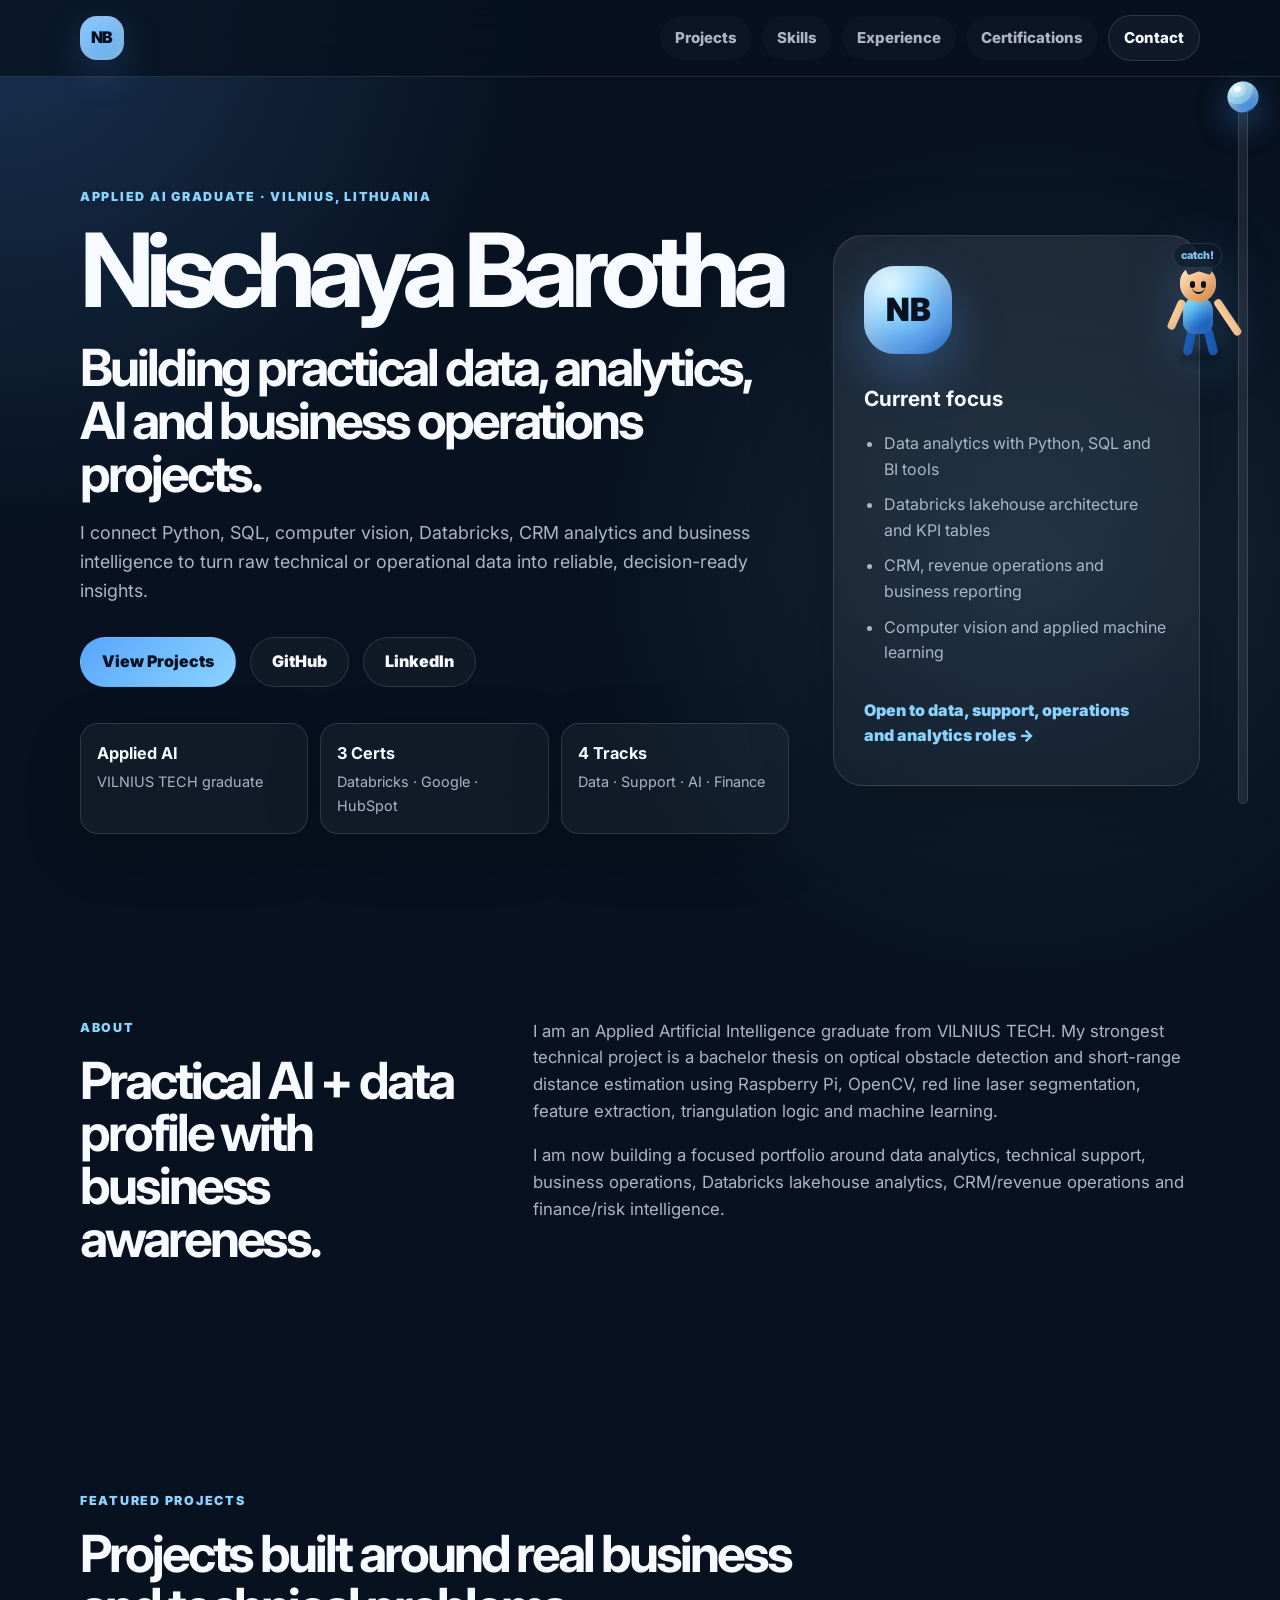
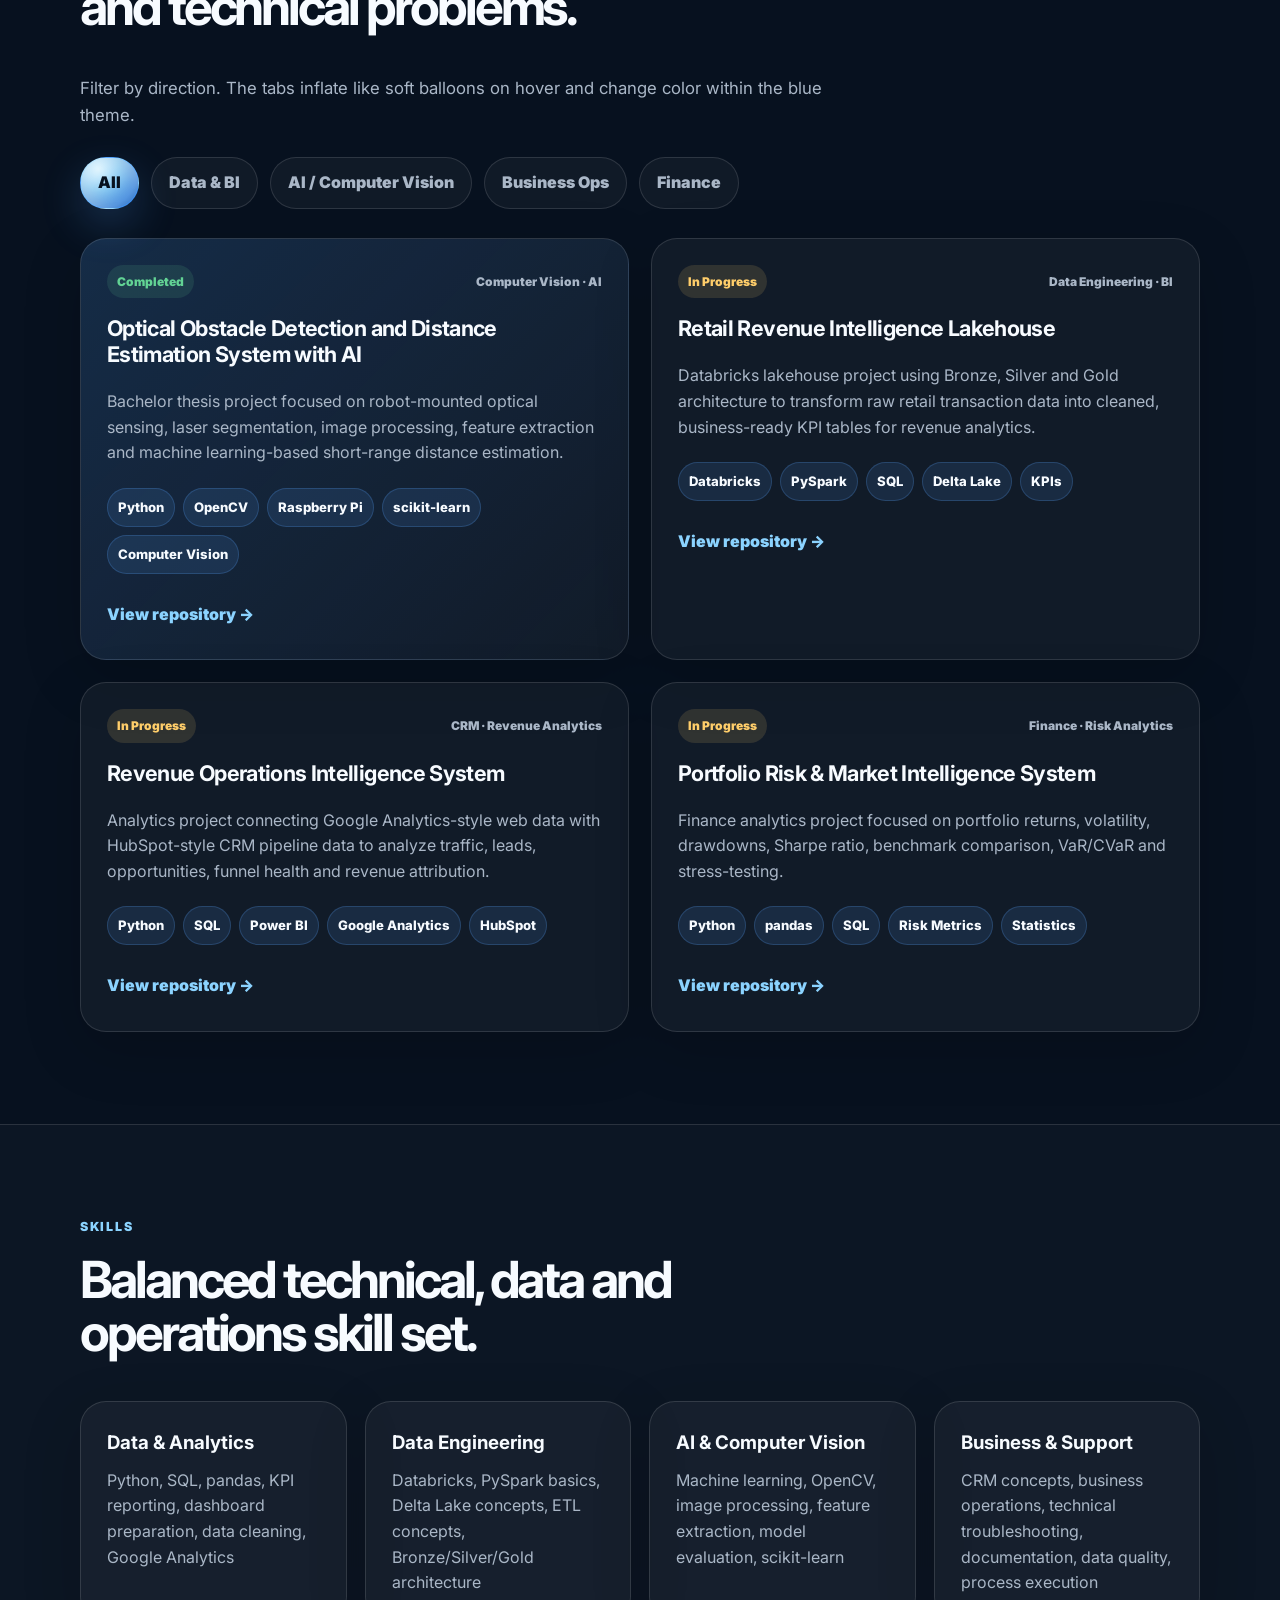
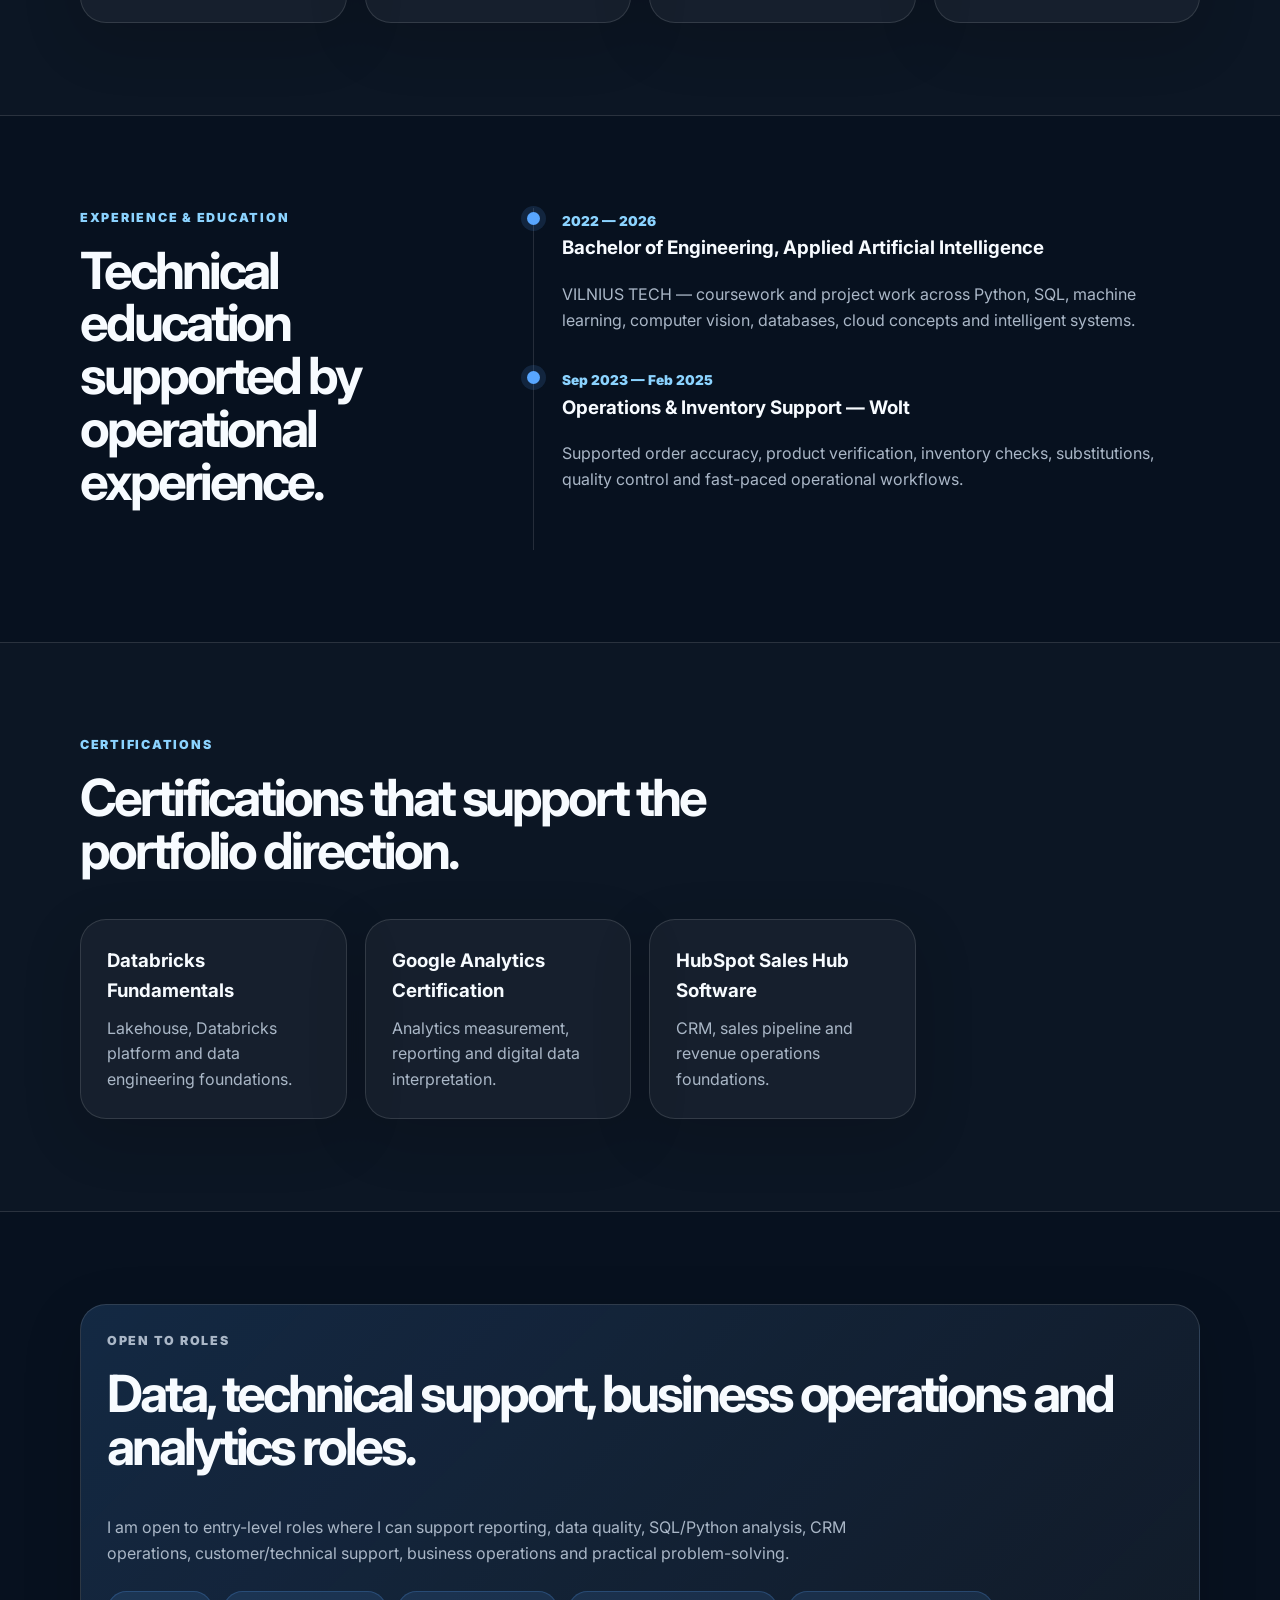
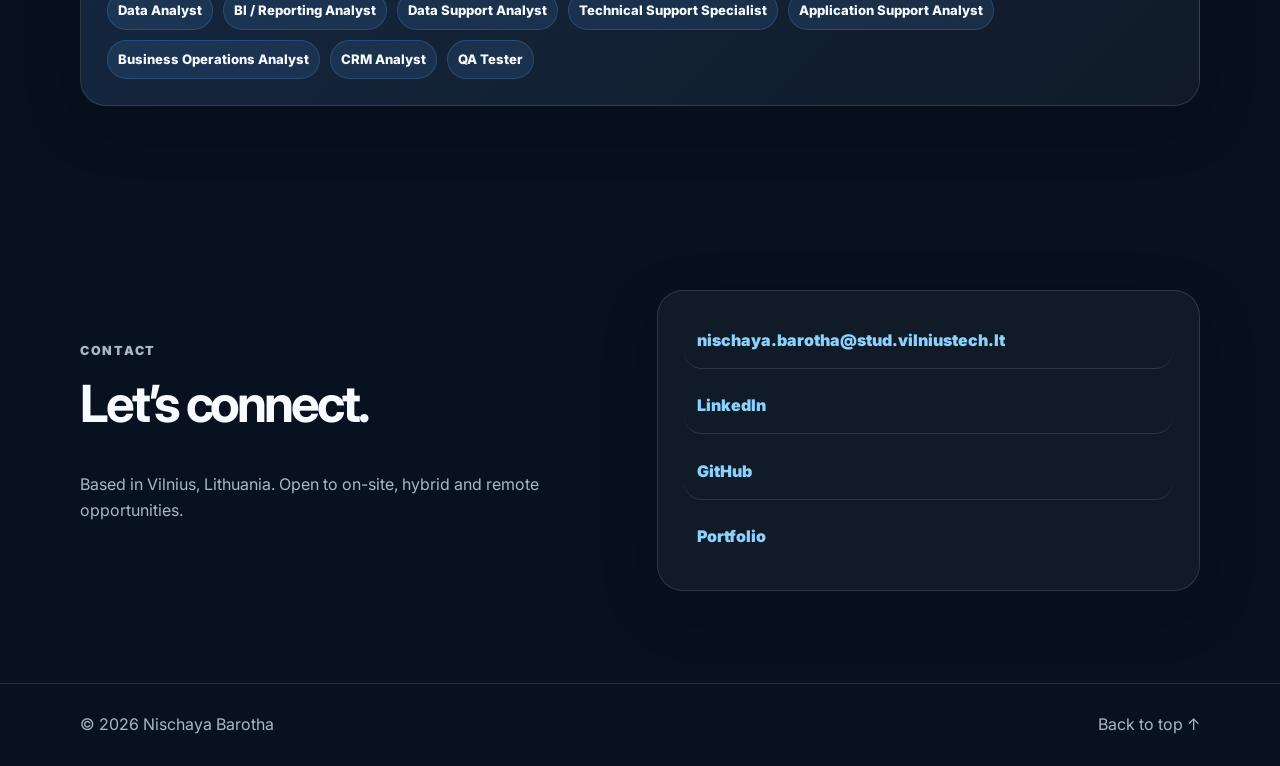
<file: index.html>
<!DOCTYPE html>
<html lang="en">
<head>
  <meta charset="UTF-8" />
  <meta name="viewport" content="width=device-width, initial-scale=1.0" />
  <meta name="description" content="Nischaya Barotha — Applied AI graduate portfolio focused on data analytics, technical support, business operations, computer vision, Databricks, and finance/risk analytics." />
  <meta name="author" content="Nischaya Barotha" />
  <title>Nischaya Barotha | Applied AI, Data Analytics & Business Operations</title>
  <link rel="preconnect" href="https://fonts.googleapis.com">
  <link rel="preconnect" href="https://fonts.gstatic.com" crossorigin>
  <link href="https://fonts.googleapis.com/css2?family=Inter:wght@400;500;600;700;800;900&display=swap" rel="stylesheet">
  <link rel="stylesheet" href="styles.css" />
</head>
<body>
  <div class="cursor-glow" aria-hidden="true"></div>

  <div class="scroll-playground" aria-hidden="true">
    <div class="scroll-rail">
      <button class="scroll-ball" type="button" aria-label="Scroll position handle"></button>
    </div>

    <div class="buddy" aria-hidden="true">
      <div class="buddy-shadow"></div>
      <div class="buddy-arm buddy-arm-left"></div>
      <div class="buddy-arm buddy-arm-right"></div>
      <div class="buddy-leg buddy-leg-left"></div>
      <div class="buddy-leg buddy-leg-right"></div>
      <div class="buddy-body"></div>
      <div class="buddy-head">
        <span class="buddy-hair hair-1"></span>
        <span class="buddy-hair hair-2"></span>
        <span class="buddy-eye eye-left"></span>
        <span class="buddy-eye eye-right"></span>
        <span class="buddy-smile"></span>
      </div>
      <div class="buddy-text">catch!</div>
    </div>
  </div>

  <header class="site-header">
    <nav class="nav container" aria-label="Primary navigation">
      <a class="brand balloon-hover" href="#top">NB</a>
      <button class="nav-toggle" aria-label="Open navigation" aria-expanded="false">
        <span></span><span></span><span></span>
      </button>
      <div class="nav-links">
        <a class="nav-pill balloon-hover" href="#projects">Projects</a>
        <a class="nav-pill balloon-hover" href="#skills">Skills</a>
        <a class="nav-pill balloon-hover" href="#experience">Experience</a>
        <a class="nav-pill balloon-hover" href="#certifications">Certifications</a>
        <a class="nav-pill nav-cta balloon-hover" href="#contact">Contact</a>
      </div>
    </nav>
  </header>

  <main id="top">
    <section class="hero section reveal">
      <div class="container hero-grid">
        <div class="hero-content">
          <p class="eyebrow">Applied AI Graduate · Vilnius, Lithuania</p>
          <h1>Nischaya Barotha</h1>
          <h2>Building practical data, analytics, AI and business operations projects.</h2>
          <p class="hero-text">
            I connect Python, SQL, computer vision, Databricks, CRM analytics and business intelligence
            to turn raw technical or operational data into reliable, decision-ready insights.
          </p>
          <div class="hero-actions">
            <a class="button primary balloon-hover" href="#projects">View Projects</a>
            <a class="button secondary balloon-hover" href="https://github.com/Nischaya2004" target="_blank" rel="noopener">GitHub</a>
            <a class="button secondary balloon-hover" href="https://www.linkedin.com/in/nischaya-barotha-68152528b/" target="_blank" rel="noopener">LinkedIn</a>
          </div>
          <div class="quick-proof" aria-label="Portfolio highlights">
            <div class="glass-card">
              <strong>Applied AI</strong>
              <span>VILNIUS TECH graduate</span>
            </div>
            <div class="glass-card">
              <strong>3 Certs</strong>
              <span>Databricks · Google · HubSpot</span>
            </div>
            <div class="glass-card">
              <strong>4 Tracks</strong>
              <span>Data · Support · AI · Finance</span>
            </div>
          </div>
        </div>

        <aside class="hero-card glass-card reveal" aria-label="Profile summary">
          <div class="profile-mark">NB</div>
          <h3>Current focus</h3>
          <ul>
            <li>Data analytics with Python, SQL and BI tools</li>
            <li>Databricks lakehouse architecture and KPI tables</li>
            <li>CRM, revenue operations and business reporting</li>
            <li>Computer vision and applied machine learning</li>
          </ul>
          <a href="#contact" class="card-link">Open to data, support, operations and analytics roles →</a>
        </aside>
      </div>
    </section>

    <section class="section intro-section reveal">
      <div class="container two-column">
        <div>
          <p class="eyebrow">About</p>
          <h2>Practical AI + data profile with business awareness.</h2>
        </div>
        <div class="rich-text">
          <p>
            I am an Applied Artificial Intelligence graduate from VILNIUS TECH. My strongest technical
            project is a bachelor thesis on optical obstacle detection and short-range distance estimation
            using Raspberry Pi, OpenCV, red line laser segmentation, feature extraction, triangulation logic
            and machine learning.
          </p>
          <p>
            I am now building a focused portfolio around data analytics, technical support, business
            operations, Databricks lakehouse analytics, CRM/revenue operations and finance/risk intelligence.
          </p>
        </div>
      </div>
    </section>

    <section id="projects" class="section reveal">
      <div class="container">
        <div class="section-heading">
          <p class="eyebrow">Featured projects</p>
          <h2>Projects built around real business and technical problems.</h2>
          <p>Filter by direction. The tabs inflate like soft balloons on hover and change color within the blue theme.</p>
        </div>

        <div class="project-tabs" role="tablist" aria-label="Project filters">
          <button class="tab-button active balloon-hover" data-filter="all" type="button">All</button>
          <button class="tab-button balloon-hover" data-filter="data" type="button">Data & BI</button>
          <button class="tab-button balloon-hover" data-filter="ai" type="button">AI / Computer Vision</button>
          <button class="tab-button balloon-hover" data-filter="business" type="button">Business Ops</button>
          <button class="tab-button balloon-hover" data-filter="finance" type="button">Finance</button>
        </div>

        <div class="project-grid">
          <article class="project-card featured glass-card reveal project-item" data-category="ai">
            <div class="project-top">
              <span class="status completed">Completed</span>
              <span class="project-type">Computer Vision · AI</span>
            </div>
            <h3>Optical Obstacle Detection and Distance Estimation System with AI</h3>
            <p>
              Bachelor thesis project focused on robot-mounted optical sensing, laser segmentation,
              image processing, feature extraction and machine learning-based short-range distance estimation.
            </p>
            <div class="tag-list">
              <span>Python</span><span>OpenCV</span><span>Raspberry Pi</span><span>scikit-learn</span><span>Computer Vision</span>
            </div>
            <a href="https://github.com/Nischaya2004/ai-obstacle-detection-distance-estimation" target="_blank" rel="noopener" class="project-link balloon-hover">View repository →</a>
          </article>

          <article class="project-card glass-card reveal project-item" data-category="data">
            <div class="project-top">
              <span class="status progress">In Progress</span>
              <span class="project-type">Data Engineering · BI</span>
            </div>
            <h3>Retail Revenue Intelligence Lakehouse</h3>
            <p>
              Databricks lakehouse project using Bronze, Silver and Gold architecture to transform raw
              retail transaction data into cleaned, business-ready KPI tables for revenue analytics.
            </p>
            <div class="tag-list">
              <span>Databricks</span><span>PySpark</span><span>SQL</span><span>Delta Lake</span><span>KPIs</span>
            </div>
            <a href="https://github.com/Nischaya2004/retail-revenue-intelligence-lakehouse" target="_blank" rel="noopener" class="project-link balloon-hover">View repository →</a>
          </article>

          <article class="project-card glass-card reveal project-item" data-category="business data">
            <div class="project-top">
              <span class="status progress">In Progress</span>
              <span class="project-type">CRM · Revenue Analytics</span>
            </div>
            <h3>Revenue Operations Intelligence System</h3>
            <p>
              Analytics project connecting Google Analytics-style web data with HubSpot-style CRM pipeline
              data to analyze traffic, leads, opportunities, funnel health and revenue attribution.
            </p>
            <div class="tag-list">
              <span>Python</span><span>SQL</span><span>Power BI</span><span>Google Analytics</span><span>HubSpot</span>
            </div>
            <a href="https://github.com/Nischaya2004/revenue-operations-intelligence-system" target="_blank" rel="noopener" class="project-link balloon-hover">View repository →</a>
          </article>

          <article class="project-card glass-card reveal project-item" data-category="finance data">
            <div class="project-top">
              <span class="status progress">In Progress</span>
              <span class="project-type">Finance · Risk Analytics</span>
            </div>
            <h3>Portfolio Risk & Market Intelligence System</h3>
            <p>
              Finance analytics project focused on portfolio returns, volatility, drawdowns, Sharpe ratio,
              benchmark comparison, VaR/CVaR and stress-testing.
            </p>
            <div class="tag-list">
              <span>Python</span><span>pandas</span><span>SQL</span><span>Risk Metrics</span><span>Statistics</span>
            </div>
            <a href="https://github.com/Nischaya2004/portfolio-risk-market-intelligence" target="_blank" rel="noopener" class="project-link balloon-hover">View repository →</a>
          </article>
        </div>
      </div>
    </section>

    <section id="skills" class="section muted reveal">
      <div class="container">
        <div class="section-heading">
          <p class="eyebrow">Skills</p>
          <h2>Balanced technical, data and operations skill set.</h2>
        </div>

        <div class="skills-grid">
          <div class="skill-card glass-card">
            <h3>Data & Analytics</h3>
            <p>Python, SQL, pandas, KPI reporting, dashboard preparation, data cleaning, Google Analytics</p>
          </div>
          <div class="skill-card glass-card">
            <h3>Data Engineering</h3>
            <p>Databricks, PySpark basics, Delta Lake concepts, ETL concepts, Bronze/Silver/Gold architecture</p>
          </div>
          <div class="skill-card glass-card">
            <h3>AI & Computer Vision</h3>
            <p>Machine learning, OpenCV, image processing, feature extraction, model evaluation, scikit-learn</p>
          </div>
          <div class="skill-card glass-card">
            <h3>Business & Support</h3>
            <p>CRM concepts, business operations, technical troubleshooting, documentation, data quality, process execution</p>
          </div>
        </div>
      </div>
    </section>

    <section id="experience" class="section reveal">
      <div class="container two-column">
        <div>
          <p class="eyebrow">Experience & education</p>
          <h2>Technical education supported by operational experience.</h2>
        </div>
        <div class="timeline">
          <div class="timeline-item">
            <span>2022 — 2026</span>
            <h3>Bachelor of Engineering, Applied Artificial Intelligence</h3>
            <p>VILNIUS TECH — coursework and project work across Python, SQL, machine learning, computer vision, databases, cloud concepts and intelligent systems.</p>
          </div>
          <div class="timeline-item">
            <span>Sep 2023 — Feb 2025</span>
            <h3>Operations & Inventory Support — Wolt</h3>
            <p>Supported order accuracy, product verification, inventory checks, substitutions, quality control and fast-paced operational workflows.</p>
          </div>
        </div>
      </div>
    </section>

    <section id="certifications" class="section muted reveal">
      <div class="container">
        <div class="section-heading">
          <p class="eyebrow">Certifications</p>
          <h2>Certifications that support the portfolio direction.</h2>
        </div>
        <div class="cert-grid">
          <div class="cert-card glass-card">
            <h3>Databricks Fundamentals</h3>
            <p>Lakehouse, Databricks platform and data engineering foundations.</p>
          </div>
          <div class="cert-card glass-card">
            <h3>Google Analytics Certification</h3>
            <p>Analytics measurement, reporting and digital data interpretation.</p>
          </div>
          <div class="cert-card glass-card">
            <h3>HubSpot Sales Hub Software</h3>
            <p>CRM, sales pipeline and revenue operations foundations.</p>
          </div>
        </div>
      </div>
    </section>

    <section class="section role-section reveal">
      <div class="container role-card glass-card">
        <p class="eyebrow">Open to roles</p>
        <h2>Data, technical support, business operations and analytics roles.</h2>
        <p>
          I am open to entry-level roles where I can support reporting, data quality, SQL/Python analysis,
          CRM operations, customer/technical support, business operations and practical problem-solving.
        </p>
        <div class="role-list">
          <span>Data Analyst</span>
          <span>BI / Reporting Analyst</span>
          <span>Data Support Analyst</span>
          <span>Technical Support Specialist</span>
          <span>Application Support Analyst</span>
          <span>Business Operations Analyst</span>
          <span>CRM Analyst</span>
          <span>QA Tester</span>
        </div>
      </div>
    </section>

    <section id="contact" class="section contact-section reveal">
      <div class="container contact-grid">
        <div>
          <p class="eyebrow">Contact</p>
          <h2>Let’s connect.</h2>
          <p>Based in Vilnius, Lithuania. Open to on-site, hybrid and remote opportunities.</p>
        </div>
        <div class="contact-card glass-card">
          <a class="balloon-hover" href="mailto:nischaya.barotha@stud.vilniustech.lt">nischaya.barotha@stud.vilniustech.lt</a>
          <a class="balloon-hover" href="https://www.linkedin.com/in/nischaya-barotha-68152528b/" target="_blank" rel="noopener">LinkedIn</a>
          <a class="balloon-hover" href="https://github.com/Nischaya2004" target="_blank" rel="noopener">GitHub</a>
          <a class="balloon-hover" href="https://nischaya2004.github.io/" target="_blank" rel="noopener">Portfolio</a>
        </div>
      </div>
    </section>
  </main>

  <footer class="footer">
    <div class="container footer-inner">
      <span>© <span id="year"></span> Nischaya Barotha</span>
      <a class="balloon-hover" href="#top">Back to top ↑</a>
    </div>
  </footer>

  <script src="script.js"></script>
</body>
</html>
</file>
<file: styles.css>
:root {
  --bg: #07111f;
  --bg-soft: #0d1a2c;
  --card: #111f33;
  --text: #f7fbff;
  --muted: #aab7c7;
  --line: rgba(255,255,255,0.12);
  --accent: #58a6ff;
  --accent-2: #8bd3ff;
  --deep-blue: #0a65d8;
  --green: #62d394;
  --amber: #ffce6a;
  --pink: #ff7abf;
  --shadow: 0 24px 80px rgba(0,0,0,0.28);
}

* { box-sizing: border-box; }

html { scroll-behavior: smooth; }

body {
  margin: 0;
  font-family: "Inter", system-ui, -apple-system, BlinkMacSystemFont, "Segoe UI", sans-serif;
  background:
    radial-gradient(circle at top left, rgba(88,166,255,0.22), transparent 34rem),
    radial-gradient(circle at 80% 10%, rgba(139,211,255,0.12), transparent 28rem),
    var(--bg);
  color: var(--text);
  line-height: 1.6;
  overflow-x: hidden;
}

a { color: inherit; text-decoration: none; }

.container {
  width: min(1120px, calc(100% - 40px));
  margin: 0 auto;
}

.cursor-glow {
  position: fixed;
  width: 280px;
  height: 280px;
  border-radius: 999px;
  pointer-events: none;
  background: radial-gradient(circle, rgba(88,166,255,0.15), transparent 64%);
  transform: translate(-50%, -50%);
  z-index: 0;
  opacity: 0;
  transition: opacity 0.25s ease;
}

.site-header {
  position: sticky;
  top: 0;
  z-index: 50;
  background: rgba(7,17,31,0.78);
  backdrop-filter: blur(18px);
  border-bottom: 1px solid var(--line);
}

.nav {
  height: 76px;
  display: flex;
  align-items: center;
  justify-content: space-between;
}

.brand {
  width: 44px;
  height: 44px;
  border-radius: 17px;
  display: grid;
  place-items: center;
  background: linear-gradient(135deg, var(--accent), var(--accent-2));
  color: #06101d;
  font-weight: 900;
  letter-spacing: -0.04em;
  box-shadow: inset -8px -10px 20px rgba(0,0,0,0.12), inset 6px 8px 18px rgba(255,255,255,0.34), 0 12px 38px rgba(88,166,255,0.22);
}

.nav-links {
  display: flex;
  align-items: center;
  gap: 10px;
  color: var(--muted);
  font-weight: 800;
  font-size: 0.94rem;
}

.nav-pill {
  position: relative;
  padding: 10px 15px;
  border-radius: 999px;
  background: rgba(255,255,255,0.025);
}

.nav-cta {
  color: var(--text) !important;
  border: 1px solid var(--line);
  background: rgba(255,255,255,0.04);
}

.balloon-hover {
  position: relative;
  isolation: isolate;
  transition:
    transform 0.22s cubic-bezier(.2,1.6,.3,1),
    border-radius 0.22s ease,
    background 0.22s ease,
    color 0.22s ease,
    box-shadow 0.22s ease,
    filter 0.22s ease;
  transform-origin: center;
  will-change: transform;
}

.balloon-hover::before {
  content: "";
  position: absolute;
  inset: 7% 8% auto 12%;
  height: 38%;
  border-radius: 999px;
  background: linear-gradient(135deg, rgba(255,255,255,0.42), rgba(255,255,255,0.03));
  opacity: 0;
  z-index: -1;
  transition: opacity 0.2s ease;
  pointer-events: none;
}

.balloon-hover:hover,
.balloon-hover:focus-visible {
  transform: translateY(-5px) scale(1.13);
  border-radius: 999px;
  color: #07111f;
  background: radial-gradient(circle at 30% 22%, #d7f3ff, var(--accent-2) 38%, var(--accent) 72%, var(--deep-blue));
  box-shadow:
    inset -12px -14px 28px rgba(0,0,0,0.16),
    inset 8px 10px 26px rgba(255,255,255,0.48),
    0 20px 48px rgba(88,166,255,0.38);
  filter: saturate(1.12);
}

.balloon-hover:hover::before,
.balloon-hover:focus-visible::before {
  opacity: 1;
}

.balloon-hover:active {
  transform: translateY(-1px) scale(0.98);
  box-shadow:
    inset 8px 10px 20px rgba(0,0,0,0.22),
    0 8px 22px rgba(88,166,255,0.22);
}

.nav-toggle {
  display: none;
  background: transparent;
  border: 0;
  padding: 8px;
}

.nav-toggle span {
  display: block;
  width: 24px;
  height: 2px;
  background: var(--text);
  margin: 5px 0;
}

.section { padding: 92px 0; position: relative; z-index: 1; }
.hero { padding-top: 110px; }

.hero-grid {
  display: grid;
  grid-template-columns: minmax(0, 1.45fr) minmax(320px, 0.75fr);
  gap: 44px;
  align-items: center;
}

.eyebrow {
  color: var(--accent-2);
  font-size: 0.78rem;
  text-transform: uppercase;
  letter-spacing: 0.14em;
  font-weight: 900;
  margin: 0 0 16px;
}

h1, h2, h3, p { margin-top: 0; }

h1 {
  font-size: clamp(3.2rem, 8vw, 6.6rem);
  line-height: 0.92;
  letter-spacing: -0.08em;
  margin-bottom: 24px;
}

.hero h2 {
  font-size: clamp(1.7rem, 3vw, 3rem);
  line-height: 1.06;
  letter-spacing: -0.055em;
  max-width: 850px;
  margin-bottom: 20px;
}

.hero-text {
  font-size: 1.12rem;
  color: var(--muted);
  max-width: 760px;
}

.hero-actions {
  display: flex;
  flex-wrap: wrap;
  gap: 14px;
  margin: 32px 0;
}

.button {
  display: inline-flex;
  justify-content: center;
  align-items: center;
  min-height: 50px;
  padding: 0 21px;
  border-radius: 999px;
  font-weight: 900;
  border: 1px solid var(--line);
}

.button.primary {
  background: linear-gradient(135deg, var(--accent), var(--accent-2));
  color: #07111f;
  border-color: transparent;
}

.button.secondary {
  color: var(--text);
  background: rgba(255,255,255,0.04);
}

.button.secondary:hover {
  color: #07111f;
}

.quick-proof {
  display: grid;
  grid-template-columns: repeat(3, minmax(0,1fr));
  gap: 12px;
  margin-top: 36px;
  max-width: 780px;
}

.glass-card {
  border: 1px solid var(--line);
  background: rgba(255,255,255,0.045);
  box-shadow: 0 18px 60px rgba(0,0,0,0.16);
  transition:
    transform 0.24s cubic-bezier(.2,1.4,.25,1),
    box-shadow 0.24s ease,
    border-color 0.24s ease,
    background 0.24s ease;
}

.glass-card:hover {
  transform: translateY(-8px) scale(1.018);
  border-color: rgba(88,166,255,0.42);
  background: rgba(255,255,255,0.065);
  box-shadow: 0 30px 90px rgba(0,0,0,0.32);
}

.quick-proof div {
  border-radius: 18px;
  padding: 16px;
}

.quick-proof strong { display: block; font-size: 1.02rem; }

.quick-proof span {
  display: block;
  color: var(--muted);
  font-size: 0.9rem;
  margin-top: 4px;
}

.hero-card {
  background: linear-gradient(180deg, rgba(255,255,255,0.08), rgba(255,255,255,0.03));
  border-radius: 30px;
  padding: 30px;
  box-shadow: var(--shadow);
}

.profile-mark {
  width: 88px;
  height: 88px;
  border-radius: 31px;
  display: grid;
  place-items: center;
  background: radial-gradient(circle at 30% 22%, #d7f3ff, var(--accent-2) 36%, var(--accent) 72%, var(--deep-blue));
  color: #07111f;
  font-size: 2rem;
  font-weight: 900;
  margin-bottom: 28px;
  box-shadow: inset -13px -15px 32px rgba(0,0,0,0.15), inset 9px 11px 28px rgba(255,255,255,0.46), 0 20px 50px rgba(88,166,255,0.3);
}

.hero-card h3 { font-size: 1.3rem; margin-bottom: 14px; }

.hero-card ul {
  padding-left: 20px;
  color: var(--muted);
  margin-bottom: 26px;
}

.hero-card li { margin: 10px 0; }

.card-link, .project-link {
  color: var(--accent-2);
  font-weight: 900;
  display: inline-flex;
  padding: 6px 10px;
  border-radius: 999px;
  margin-left: -10px;
}

.two-column {
  display: grid;
  grid-template-columns: 0.75fr 1.25fr;
  gap: 52px;
}

.section h2 {
  font-size: clamp(2rem, 4vw, 3.4rem);
  line-height: 1.03;
  letter-spacing: -0.06em;
}

.rich-text p {
  color: var(--muted);
  font-size: 1.05rem;
}

.section-heading {
  max-width: 760px;
  margin-bottom: 28px;
}

.section-heading p:not(.eyebrow) {
  color: var(--muted);
  font-size: 1.05rem;
}

.project-tabs {
  display: flex;
  gap: 12px;
  flex-wrap: wrap;
  margin: 0 0 30px;
}

.tab-button {
  color: var(--muted);
  background: rgba(255,255,255,0.04);
  border: 1px solid var(--line);
  padding: 12px 17px;
  border-radius: 999px;
  font: inherit;
  font-weight: 900;
  cursor: pointer;
}

.tab-button.active {
  color: #07111f;
  background: radial-gradient(circle at 30% 22%, #d7f3ff, var(--accent-2) 38%, var(--accent) 72%, var(--deep-blue));
  border-color: transparent;
  box-shadow: inset -11px -12px 24px rgba(0,0,0,0.14), inset 8px 10px 24px rgba(255,255,255,0.42), 0 16px 42px rgba(88,166,255,0.22);
}

.project-grid {
  display: grid;
  grid-template-columns: repeat(2, minmax(0,1fr));
  gap: 22px;
}

.project-card,
.skill-card,
.cert-card,
.role-card,
.contact-card {
  border-radius: 26px;
  padding: 26px;
}

.project-card.featured {
  background: linear-gradient(135deg, rgba(88,166,255,0.18), rgba(255,255,255,0.045));
}

.project-item.hide { display: none; }

.project-item.show-pop {
  animation: cardPop 0.34s ease both;
}

.project-top {
  display: flex;
  justify-content: space-between;
  gap: 16px;
  align-items: center;
  margin-bottom: 18px;
}

.status, .project-type {
  font-size: 0.75rem;
  font-weight: 900;
}

.status {
  padding: 7px 10px;
  border-radius: 999px;
}

.status.completed {
  background: rgba(98,211,148,0.12);
  color: var(--green);
}

.status.progress {
  background: rgba(255,206,106,0.13);
  color: var(--amber);
}

.project-type { color: var(--muted); }

.project-card h3 {
  font-size: 1.35rem;
  line-height: 1.18;
  letter-spacing: -0.03em;
}

.project-card p { color: var(--muted); }

.tag-list {
  display: flex;
  flex-wrap: wrap;
  gap: 8px;
  margin: 22px 0;
}

.tag-list span, .role-list span {
  color: var(--text);
  background: rgba(88,166,255,0.12);
  border: 1px solid rgba(88,166,255,0.22);
  padding: 8px 10px;
  border-radius: 999px;
  font-size: 0.82rem;
  font-weight: 800;
  transition: transform 0.18s cubic-bezier(.2,1.6,.3,1), background 0.18s ease, color 0.18s ease;
}

.tag-list span:hover, .role-list span:hover {
  transform: translateY(-4px) scale(1.12);
  color: #07111f;
  background: var(--accent-2);
}

.muted {
  background: rgba(255,255,255,0.025);
  border-top: 1px solid var(--line);
  border-bottom: 1px solid var(--line);
}

.skills-grid, .cert-grid {
  display: grid;
  grid-template-columns: repeat(4, minmax(0,1fr));
  gap: 18px;
}

.skill-card h3, .cert-card h3 { margin-bottom: 10px; }

.skill-card p, .cert-card p {
  color: var(--muted);
  margin-bottom: 0;
}

.timeline {
  border-left: 1px solid var(--line);
  padding-left: 28px;
}

.timeline-item {
  position: relative;
  margin-bottom: 34px;
}

.timeline-item::before {
  content: "";
  position: absolute;
  left: -35px;
  top: 4px;
  width: 13px;
  height: 13px;
  border-radius: 50%;
  background: var(--accent);
  box-shadow: 0 0 0 6px rgba(88,166,255,0.14);
}

.timeline-item span {
  color: var(--accent-2);
  font-weight: 900;
  font-size: 0.85rem;
}

.timeline-item p { color: var(--muted); }

.role-card {
  background: linear-gradient(135deg, rgba(88,166,255,0.16), rgba(255,255,255,0.045));
}

.role-card p {
  color: var(--muted);
  max-width: 820px;
}

.role-list {
  display: flex;
  flex-wrap: wrap;
  gap: 10px;
  margin-top: 24px;
}

.contact-grid {
  display: grid;
  grid-template-columns: 1fr 1fr;
  gap: 34px;
  align-items: center;
}

.contact-grid p { color: var(--muted); }

.contact-card { display: grid; gap: 14px; }

.contact-card a {
  color: var(--accent-2);
  font-weight: 900;
  padding: 11px 13px 14px;
  border-bottom: 1px solid var(--line);
  border-radius: 18px;
}

.contact-card a:hover {
  color: #07111f;
}

.contact-card a:last-child {
  border-bottom: 0;
}

.scroll-playground {
  position: fixed;
  right: 16px;
  top: 96px;
  bottom: 96px;
  width: 96px;
  z-index: 60;
  pointer-events: none;
  display: none;
}

.scroll-rail {
  position: absolute;
  right: 16px;
  top: 0;
  bottom: 0;
  width: 10px;
  border-radius: 999px;
  background: rgba(255,255,255,0.08);
  border: 1px solid rgba(255,255,255,0.13);
  pointer-events: auto;
}

.scroll-ball {
  position: absolute;
  right: 50%;
  top: 0;
  width: 31px;
  height: 31px;
  border: 0;
  border-radius: 999px;
  transform: translate(50%, -50%);
  cursor: grab;
  pointer-events: auto;
  background:
    radial-gradient(circle at 32% 24%, #ffffff 0 10%, #aee8ff 11% 25%, var(--accent-2) 26% 48%, var(--accent) 49% 76%, var(--deep-blue) 77% 100%);
  box-shadow:
    inset -8px -9px 16px rgba(0,0,0,0.18),
    inset 5px 6px 14px rgba(255,255,255,0.5),
    0 12px 32px rgba(88,166,255,0.42);
  transition: box-shadow 0.2s ease, transform 0.18s ease;
}

.scroll-ball:hover {
  transform: translate(50%, -50%) scale(1.2);
  box-shadow:
    inset -8px -9px 16px rgba(0,0,0,0.18),
    inset 5px 6px 14px rgba(255,255,255,0.5),
    0 16px 44px rgba(88,166,255,0.6);
}

.scroll-ball.dragging {
  cursor: grabbing;
  transform: translate(50%, -50%) scale(1.26);
}

.buddy {
  position: absolute;
  right: 42px;
  top: 40px;
  width: 52px;
  height: 82px;
  transform: translateY(-50%);
  pointer-events: none;
  transition: filter 0.2s ease;
}

.buddy-body {
  position: absolute;
  left: 13px;
  top: 30px;
  width: 30px;
  height: 38px;
  border-radius: 18px 18px 14px 14px;
  background: linear-gradient(150deg, #5ce1ff, #2374e1 70%);
  box-shadow: inset -7px -9px 15px rgba(0,0,0,0.18), inset 5px 7px 15px rgba(255,255,255,0.32);
}

.buddy-head {
  position: absolute;
  left: 10px;
  top: 0;
  width: 36px;
  height: 36px;
  border-radius: 45% 45% 48% 48%;
  background: linear-gradient(150deg, #ffd19b, #ef9d5b);
  box-shadow: inset -6px -6px 12px rgba(0,0,0,0.12), inset 4px 5px 11px rgba(255,255,255,0.42);
  animation: buddyHead 1.2s ease-in-out infinite;
}

.buddy-hair {
  position: absolute;
  top: -7px;
  width: 16px;
  height: 14px;
  border-radius: 12px 12px 4px 4px;
  background: #263449;
}

.hair-1 { left: 5px; transform: rotate(-20deg); }
.hair-2 { left: 17px; transform: rotate(18deg); }

.buddy-eye {
  position: absolute;
  top: 15px;
  width: 5px;
  height: 7px;
  border-radius: 999px;
  background: #07111f;
}

.eye-left { left: 10px; }
.eye-right { right: 10px; }

.buddy-smile {
  position: absolute;
  left: 12px;
  bottom: 8px;
  width: 13px;
  height: 7px;
  border-bottom: 2px solid #07111f;
  border-radius: 0 0 999px 999px;
}

.buddy-arm,
.buddy-leg {
  position: absolute;
  background: #ffd19b;
  border-radius: 999px;
  transform-origin: top center;
  box-shadow: inset -3px -3px 7px rgba(0,0,0,0.12);
}

.buddy-arm {
  width: 8px;
  height: 32px;
  top: 34px;
}

.buddy-arm-left {
  left: 9px;
  transform: rotate(24deg);
}

.buddy-arm-right {
  right: 2px;
  height: 42px;
  transform: rotate(-34deg);
  animation: reachBall 0.7s ease-in-out infinite;
}

.buddy-leg {
  width: 9px;
  height: 28px;
  top: 62px;
  background: #1e60ba;
}

.buddy-leg-left {
  left: 18px;
  transform: rotate(12deg);
  animation: legKick 0.8s ease-in-out infinite;
}

.buddy-leg-right {
  left: 33px;
  transform: rotate(-14deg);
  animation: legKick 0.8s ease-in-out infinite reverse;
}

.buddy-shadow {
  position: absolute;
  left: 10px;
  top: 86px;
  width: 42px;
  height: 10px;
  border-radius: 999px;
  background: rgba(0,0,0,0.24);
  filter: blur(3px);
  transform-origin: center;
  animation: shadowPulse 0.8s ease-in-out infinite;
}

.buddy-text {
  position: absolute;
  top: -23px;
  right: 0;
  color: var(--accent-2);
  font-weight: 900;
  font-size: 0.67rem;
  background: rgba(13,26,44,0.74);
  border: 1px solid var(--line);
  border-radius: 999px;
  padding: 3px 7px;
  opacity: 0.9;
}

.buddy.chasing {
  filter: drop-shadow(0 12px 24px rgba(88,166,255,0.25));
}

.footer {
  border-top: 1px solid var(--line);
  padding: 28px 0;
  color: var(--muted);
}

.footer-inner {
  display: flex;
  justify-content: space-between;
  gap: 16px;
}

.reveal {
  opacity: 0;
  transform: translateY(28px);
  transition: opacity 0.7s ease, transform 0.7s ease;
}

.reveal.visible {
  opacity: 1;
  transform: translateY(0);
}

@keyframes cardPop {
  from { opacity: 0; transform: translateY(18px) scale(0.96); }
  to { opacity: 1; transform: translateY(0) scale(1); }
}

@keyframes buddyHead {
  0%, 100% { transform: translateY(0) rotate(-3deg); }
  50% { transform: translateY(-3px) rotate(4deg); }
}

@keyframes reachBall {
  0%, 100% { transform: rotate(-34deg) translateY(0); }
  50% { transform: rotate(-54deg) translateY(-5px); }
}

@keyframes legKick {
  0%, 100% { transform: rotate(12deg); }
  50% { transform: rotate(-18deg); }
}

@keyframes shadowPulse {
  0%, 100% { transform: scaleX(1); opacity: 0.26; }
  50% { transform: scaleX(0.72); opacity: 0.16; }
}

@media (min-width: 1120px) {
  .scroll-playground { display: block; }
}

@media (prefers-reduced-motion: reduce) {
  html { scroll-behavior: auto; }
  *, *::before, *::after {
    animation: none !important;
    transition: none !important;
  }
}

@media (max-width: 920px) {
  .hero-grid, .two-column, .contact-grid { grid-template-columns: 1fr; }
  .project-grid, .skills-grid, .cert-grid { grid-template-columns: 1fr; }
  .quick-proof { grid-template-columns: 1fr; }
  .nav-toggle { display: block; }

  .nav-links {
    position: absolute;
    left: 20px;
    right: 20px;
    top: 82px;
    padding: 18px;
    border: 1px solid var(--line);
    background: rgba(13,26,44,0.98);
    border-radius: 20px;
    display: none;
    flex-direction: column;
    align-items: flex-start;
  }

  .nav-links.open { display: flex; }

  .section { padding: 72px 0; }
  .hero { padding-top: 86px; }
}

@media (max-width: 520px) {
  .container { width: min(100% - 28px, 1120px); }
  h1 { font-size: 3.2rem; }
  .hero-actions { flex-direction: column; }
  .button { width: 100%; }
  .project-top { align-items: flex-start; flex-direction: column; }
  .footer-inner { flex-direction: column; }
}
</file>
